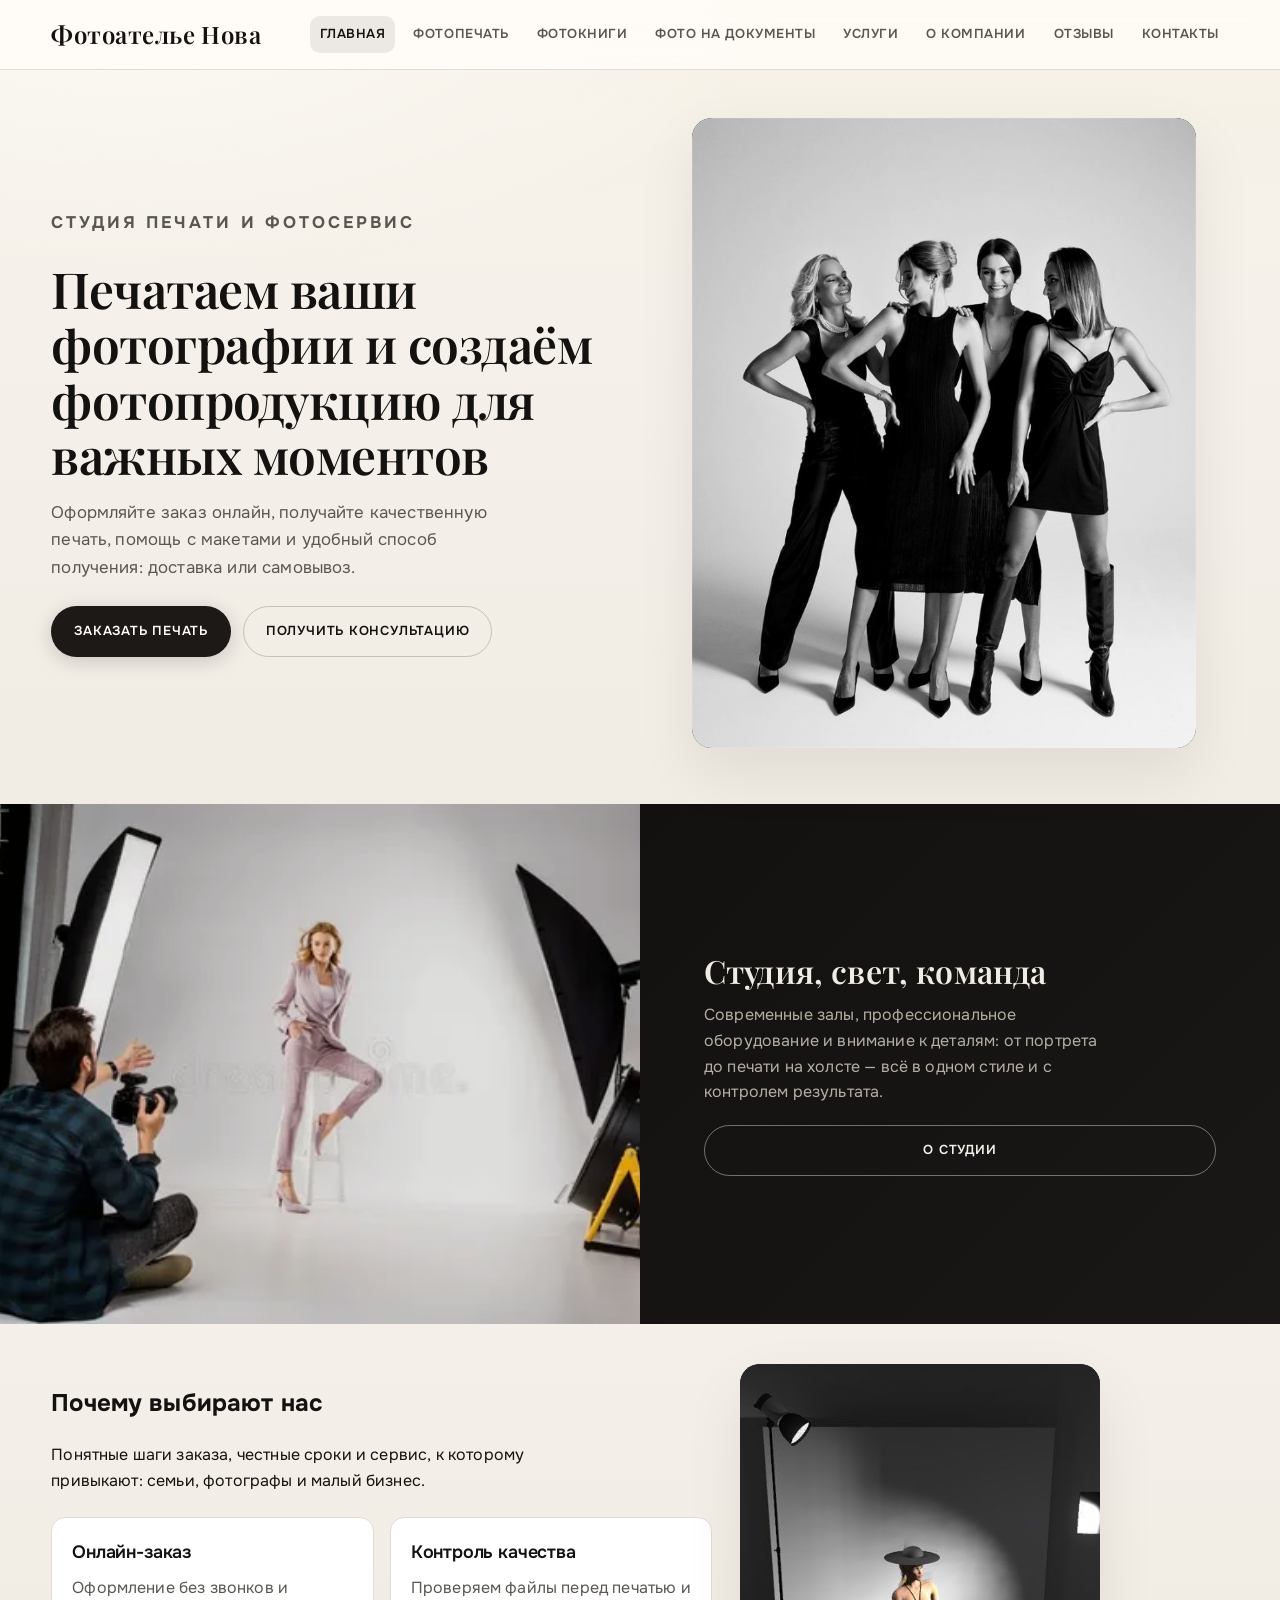
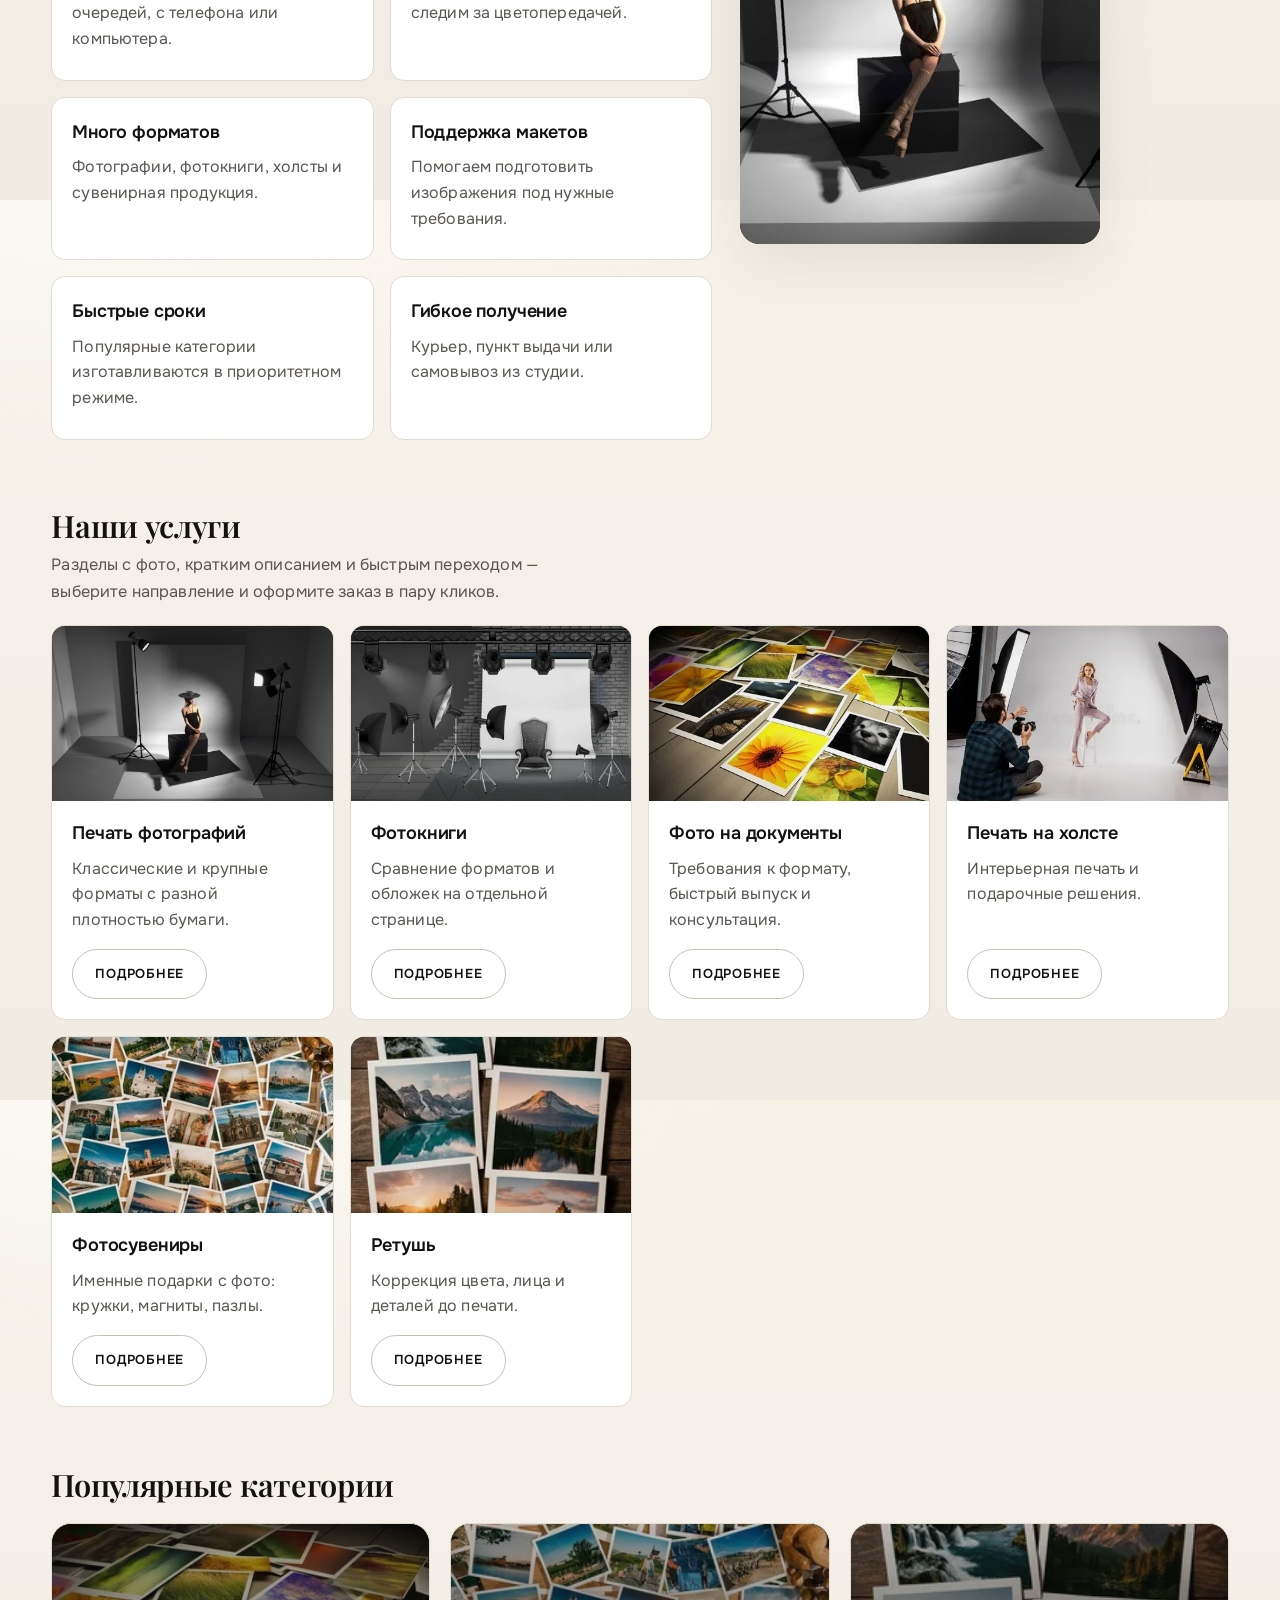
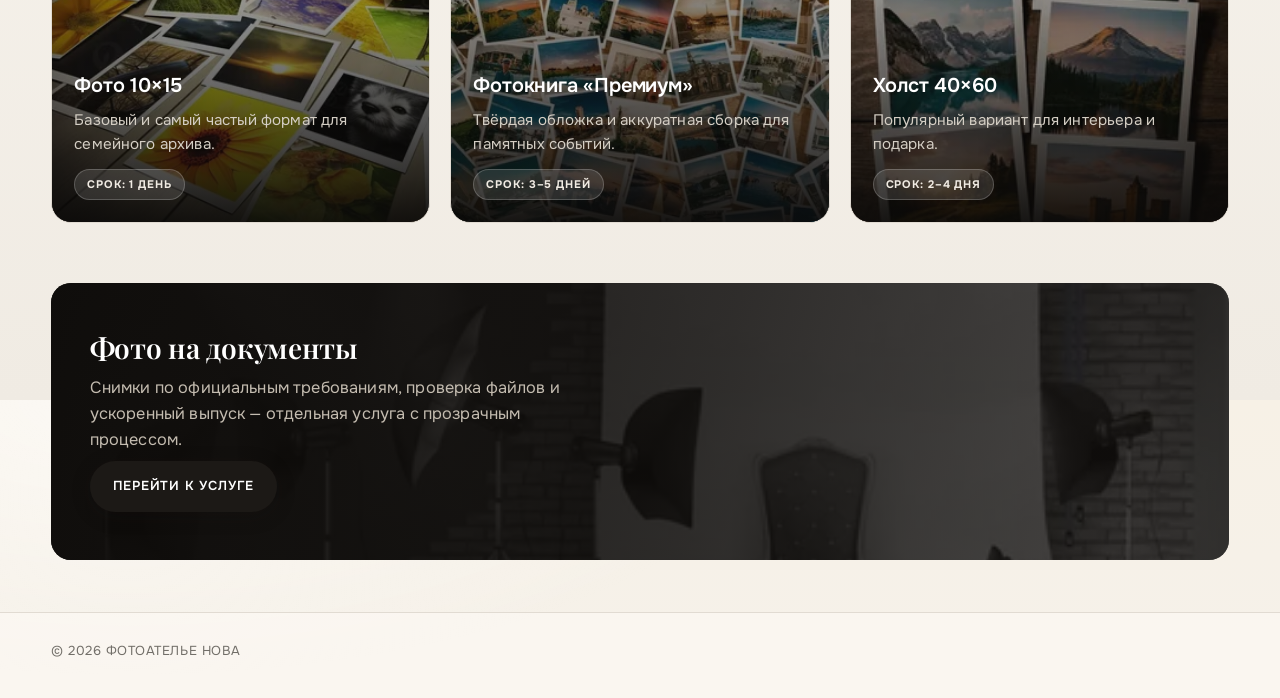
<file: index.html>
﻿<!doctype html>
<html lang="ru">
<head>
  <meta charset="UTF-8">
  <meta name="viewport" content="width=device-width, initial-scale=1.0">
  <title>Фотоателье Нова — Главная</title>
  <link rel="stylesheet" href="styles.css">
</head>
<body>
  <header class="header">
    <div class="wrap header__row">
      <a class="logo" href="index.html">Фотоателье Нова</a>
      <nav class="menu">
        <a class="active" href="index.html">Главная</a>
        <a href="photoprint.html">Фотопечать</a>
        <a href="photobooks.html">Фотокниги</a>
        <a href="photo-docs.html">Фото на документы</a>
        <a href="services.html">Услуги</a>
        <a href="about.html">О компании</a>
        <a href="reviews.html">Отзывы</a>
        <a href="contacts.html">Контакты</a>
      </nav>
    </div>
  </header>

  <main>
    <section class="wrap hero">
      <div class="hero--split">
        <div class="hero__content">
          <p class="hero__eyebrow">Студия печати и фотосервис</p>
          <h1>Печатаем ваши фотографии и&nbsp;создаём фотопродукцию для важных моментов</h1>
          <p>Оформляйте заказ онлайн, получайте качественную печать, помощь с макетами и удобный способ получения: доставка или самовывоз.</p>
          <div class="actions">
            <a class="btn btn--main" href="photoprint.html">Заказать печать</a>
            <a class="btn btn--alt" href="contacts.html">Получить консультацию</a>
          </div>
        </div>
        <figure class="hero__figure" aria-hidden="true">
          <img src="images/image1.png" alt="" width="640" height="800" fetchpriority="high" decoding="async">
        </figure>
      </div>
    </section>

    <section class="strip" aria-labelledby="strip-title">
      <div class="strip__media">
        <img src="images/image2.png" alt="" width="800" height="600" loading="lazy" decoding="async">
      </div>
      <div class="strip__text" id="strip-title">
        <h2>Студия, свет, команда</h2>
        <p>Современные залы, профессиональное оборудование и внимание к деталям: от портрета до печати на холсте — всё в одном стиле и с контролем результата.</p>
        <a class="btn btn--ghost-on-dark" href="about.html">О студии</a>
      </div>
    </section>

    <div class="wrap section--asymmetric">
      <div>
        <div class="section__head" style="margin-bottom: 24px;">
          <h2>Почему выбирают нас</h2>
          <p class="intro">Понятные шаги заказа, честные сроки и сервис, к которому привыкают: семьи, фотографы и малый бизнес.</p>
        </div>
        <div class="grid grid--3">
          <article class="tile"><h3>Онлайн-заказ</h3><p>Оформление без звонков и очередей, с телефона или компьютера.</p></article>
          <article class="tile"><h3>Контроль качества</h3><p>Проверяем файлы перед печатью и следим за цветопередачей.</p></article>
          <article class="tile"><h3>Много форматов</h3><p>Фотографии, фотокниги, холсты и сувенирная продукция.</p></article>
          <article class="tile"><h3>Поддержка макетов</h3><p>Помогаем подготовить изображения под нужные требования.</p></article>
          <article class="tile"><h3>Быстрые сроки</h3><p>Популярные категории изготавливаются в приоритетном режиме.</p></article>
          <article class="tile"><h3>Гибкое получение</h3><p>Курьер, пункт выдачи или самовывоз из студии.</p></article>
        </div>
      </div>
      <figure class="aside-figure">
        <img src="images/image3.png" alt="Съёмка в фотостудии с ровным светом и белым фоном" width="480" height="640" loading="lazy" decoding="async">
      </figure>
    </div>

    <div class="wrap section">
      <div class="section__head">
        <h2>Наши услуги</h2>
        <p class="intro">Разделы с фото, кратким описанием и быстрым переходом — выберите направление и оформите заказ в пару кликов.</p>
      </div>
      <div class="grid grid--3">
        <article class="tile card--service">
          <div class="card__media">
            <img src="images/image3.png" alt="Форматы печати фотографий" width="400" height="250" loading="lazy" decoding="async">
          </div>
          <div class="card__body">
            <h3>Печать фотографий</h3>
            <p>Классические и крупные форматы с разной плотностью бумаги.</p>
            <a class="btn btn--alt" href="photoprint.html">Подробнее</a>
          </div>
        </article>
        <article class="tile card--service">
          <div class="card__media">
            <img src="images/imag4e.png" alt="Светооборудование студии" width="400" height="250" loading="lazy" decoding="async">
          </div>
          <div class="card__body">
            <h3>Фотокниги</h3>
            <p>Сравнение форматов и обложек на отдельной странице.</p>
            <a class="btn btn--alt" href="photobooks.html">Подробнее</a>
          </div>
        </article>
        <article class="tile card--service">
          <div class="card__media">
            <img src="images/image5.png" alt="Набор напечатанных снимков" width="400" height="250" loading="lazy" decoding="async">
          </div>
          <div class="card__body">
            <h3>Фото на документы</h3>
            <p>Требования к формату, быстрый выпуск и консультация.</p>
            <a class="btn btn--alt" href="photo-docs.html">Подробнее</a>
          </div>
        </article>
        <article class="tile card--service">
          <div class="card__media">
            <img src="images/image2.png" alt="Съёмка в фотостудии" width="400" height="250" loading="lazy" decoding="async">
          </div>
          <div class="card__body">
            <h3>Печать на холсте</h3>
            <p>Интерьерная печать и подарочные решения.</p>
            <a class="btn btn--alt" href="services.html">Подробнее</a>
          </div>
        </article>
        <article class="tile card--service">
          <div class="card__media">
            <img src="images/image6.png" alt="Коллаж фотоснимков" width="400" height="250" loading="lazy" decoding="async">
          </div>
          <div class="card__body">
            <h3>Фотосувениры</h3>
            <p>Именные подарки с фото: кружки, магниты, пазлы.</p>
            <a class="btn btn--alt" href="services.html">Подробнее</a>
          </div>
        </article>
        <article class="tile card--service">
          <div class="card__media">
            <img src="images/image7.png" alt="Снимки на столе" width="400" height="250" loading="lazy" decoding="async">
          </div>
          <div class="card__body">
            <h3>Ретушь</h3>
            <p>Коррекция цвета, лица и деталей до печати.</p>
            <a class="btn btn--alt" href="services.html">Подробнее</a>
          </div>
        </article>
      </div>
    </div>

    <div class="wrap section">
      <h2 class="section__head" style="margin-bottom: 20px;">Популярные категории</h2>
      <div class="popular-row">
        <article class="tile popular">
          <div class="popular__bg" aria-hidden="true">
            <img src="images/image5.png" alt="" width="400" height="300" loading="lazy" decoding="async">
            <div class="popular__grad"></div>
          </div>
          <div class="popular__inner">
            <h3>Фото 10×15</h3>
            <p>Базовый и самый частый формат для семейного архива.</p>
            <span class="badge">Срок: 1 день</span>
          </div>
        </article>
        <article class="tile popular">
          <div class="popular__bg" aria-hidden="true">
            <img src="images/image6.png" alt="" width="400" height="300" loading="lazy" decoding="async">
            <div class="popular__grad"></div>
          </div>
          <div class="popular__inner">
            <h3>Фотокнига «Премиум»</h3>
            <p>Твёрдая обложка и аккуратная сборка для памятных событий.</p>
            <span class="badge">Срок: 3–5 дней</span>
          </div>
        </article>
        <article class="tile popular">
          <div class="popular__bg" aria-hidden="true">
            <img src="images/image7.png" alt="" width="400" height="300" loading="lazy" decoding="async">
            <div class="popular__grad"></div>
          </div>
          <div class="popular__inner">
            <h3>Холст 40×60</h3>
            <p>Популярный вариант для интерьера и подарка.</p>
            <span class="badge">Срок: 2–4 дня</span>
          </div>
        </article>
      </div>
    </div>

    <div class="wrap section">
      <section class="accent-cta" aria-labelledby="doc-cta">
        <div class="accent-cta__bg" aria-hidden="true">
          <img src="images/imag4e.png" alt="" width="1200" height="400" loading="lazy" decoding="async">
        </div>
        <div class="accent-cta__overlay"></div>
        <div class="accent-cta__content">
          <h2 id="doc-cta">Фото на документы</h2>
          <p class="intro">Снимки по официальным требованиям, проверка файлов и ускоренный выпуск — отдельная услуга с прозрачным процессом.</p>
          <a class="btn btn--main" href="photo-docs.html">Перейти к услуге</a>
        </div>
      </section>
    </div>
  </main>

  <footer class="footer"><div class="wrap">© 2026 Фотоателье Нова</div></footer>
</body>
</html>
</file>
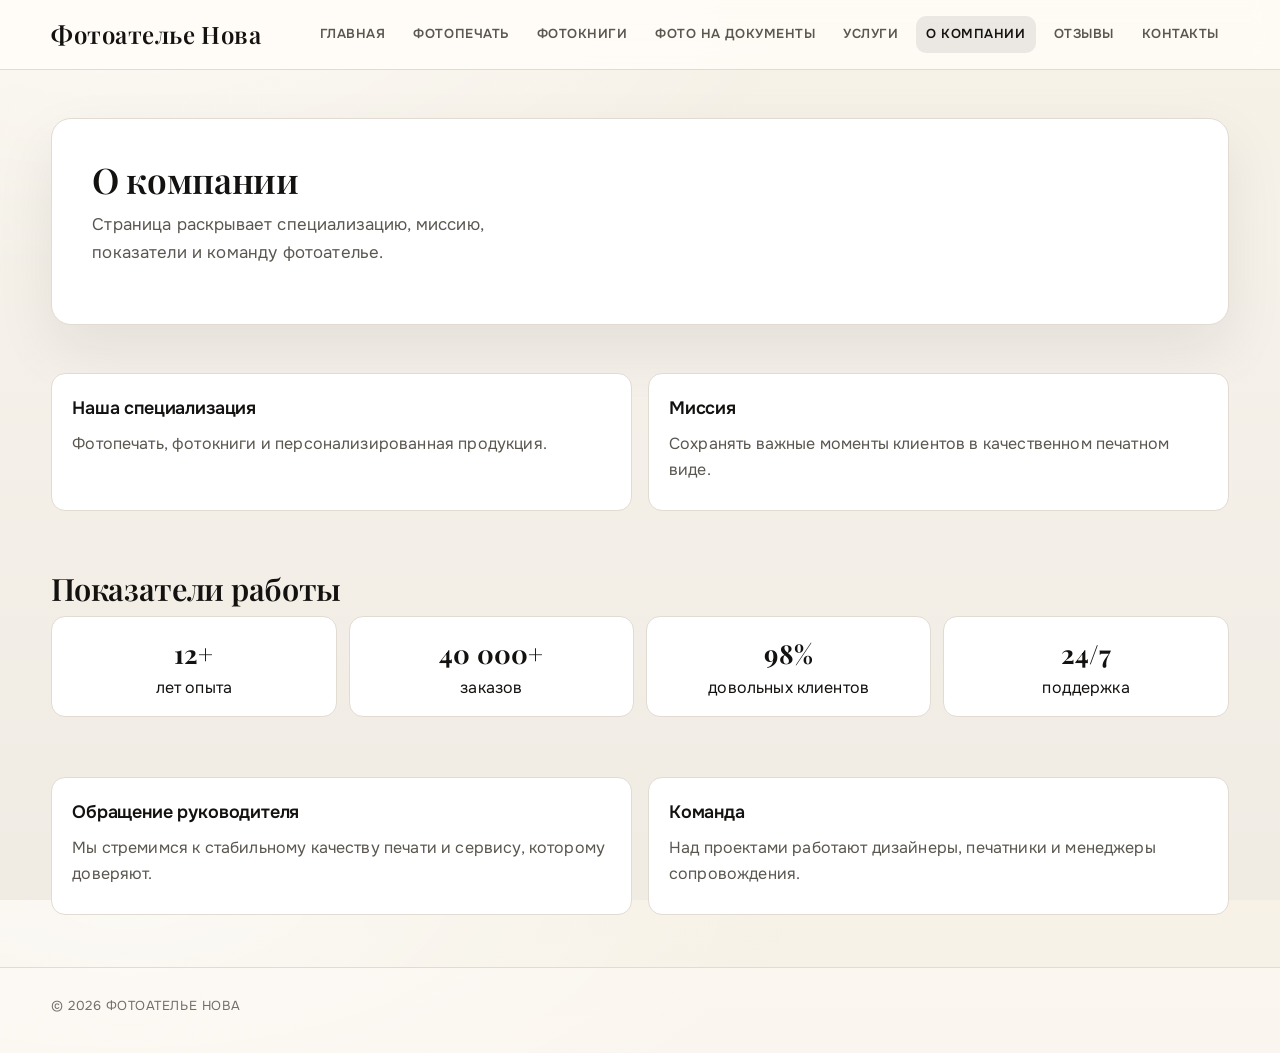
<file: about.html>
﻿<!doctype html><html lang="ru"><head><meta charset="UTF-8"><meta name="viewport" content="width=device-width, initial-scale=1.0"><title>О компании</title><link rel="stylesheet" href="styles.css"></head><body><header class="header"><div class="wrap header__row"><a class="logo" href="index.html">Фотоателье Нова</a><nav class="menu"><a href="index.html">Главная</a><a href="photoprint.html">Фотопечать</a><a href="photobooks.html">Фотокниги</a><a href="photo-docs.html">Фото на документы</a><a href="services.html">Услуги</a><a class="active" href="about.html">О компании</a><a href="reviews.html">Отзывы</a><a href="contacts.html">Контакты</a></nav></div></header><main class="wrap"><section class="hero"><div class="hero__box"><h1>О компании</h1><p>Страница раскрывает специализацию, миссию, показатели и команду фотоателье.</p></div></section><section class="section"><div class="grid grid--2"><article class="tile"><h3>Наша специализация</h3><p>Фотопечать, фотокниги и персонализированная продукция.</p></article><article class="tile"><h3>Миссия</h3><p>Сохранять важные моменты клиентов в качественном печатном виде.</p></article></div></section><section class="section"><h2>Показатели работы</h2><div class="stats"><div class="stat"><b>12+</b> лет опыта</div><div class="stat"><b>40 000+</b> заказов</div><div class="stat"><b>98%</b> довольных клиентов</div><div class="stat"><b>24/7</b> поддержка</div></div></section><section class="section"><div class="grid grid--2"><article class="tile"><h3>Обращение руководителя</h3><p>Мы стремимся к стабильному качеству печати и сервису, которому доверяют.</p></article><article class="tile"><h3>Команда</h3><p>Над проектами работают дизайнеры, печатники и менеджеры сопровождения.</p></article></div></section></main><footer class="footer"><div class="wrap">© 2026 Фотоателье Нова</div></footer></body></html>
</file>
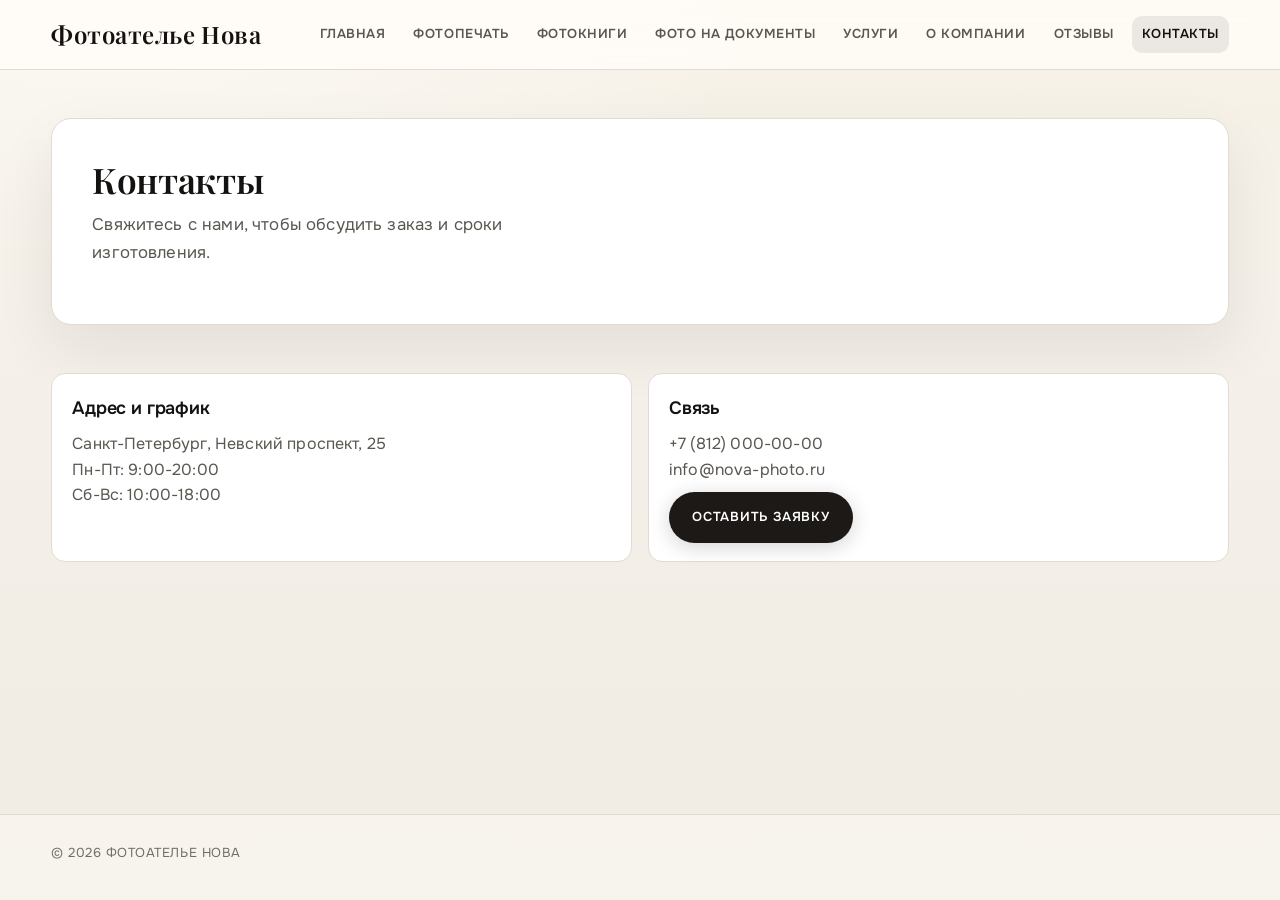
<file: contacts.html>
﻿<!doctype html><html lang="ru"><head><meta charset="UTF-8"><meta name="viewport" content="width=device-width, initial-scale=1.0"><title>Контакты</title><link rel="stylesheet" href="styles.css"></head><body><header class="header"><div class="wrap header__row"><a class="logo" href="index.html">Фотоателье Нова</a><nav class="menu"><a href="index.html">Главная</a><a href="photoprint.html">Фотопечать</a><a href="photobooks.html">Фотокниги</a><a href="photo-docs.html">Фото на документы</a><a href="services.html">Услуги</a><a href="about.html">О компании</a><a href="reviews.html">Отзывы</a><a class="active" href="contacts.html">Контакты</a></nav></div></header><main class="wrap"><section class="hero"><div class="hero__box"><h1>Контакты</h1><p>Свяжитесь с нами, чтобы обсудить заказ и сроки изготовления.</p></div></section><section class="section"><div class="grid grid--2"><article class="tile"><h3>Адрес и график</h3><p>Санкт-Петербург, Невский проспект, 25<br>Пн-Пт: 9:00-20:00<br>Сб-Вс: 10:00-18:00</p></article><article class="tile"><h3>Связь</h3><p>+7 (812) 000-00-00<br>info@nova-photo.ru</p><a class="btn btn--main" href="#">Оставить заявку</a></article></div></section></main><footer class="footer"><div class="wrap">© 2026 Фотоателье Нова</div></footer></body></html>
</file>
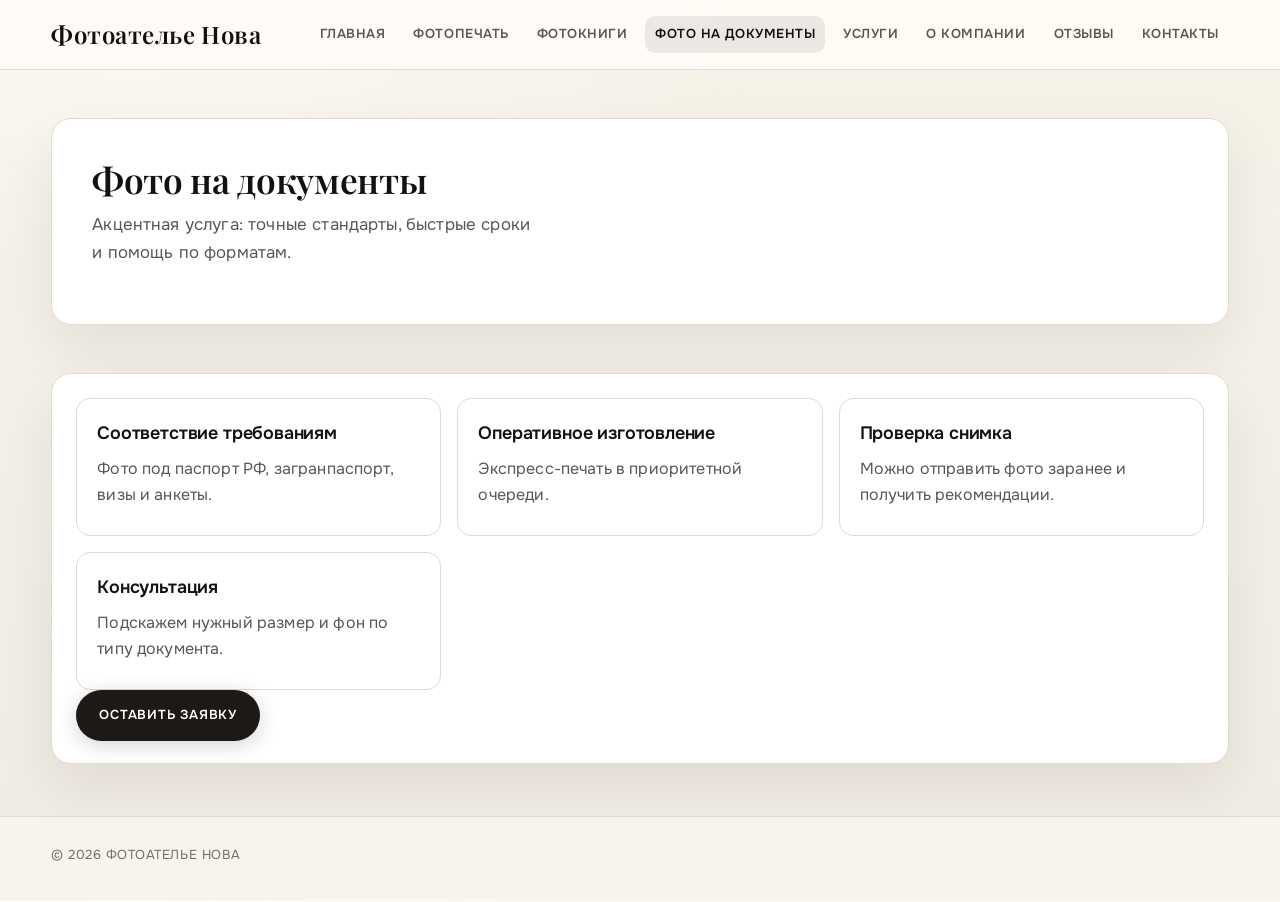
<file: photo-docs.html>
﻿<!doctype html><html lang="ru"><head><meta charset="UTF-8"><meta name="viewport" content="width=device-width, initial-scale=1.0"><title>Фото на документы</title><link rel="stylesheet" href="styles.css"></head><body><header class="header"><div class="wrap header__row"><a class="logo" href="index.html">Фотоателье Нова</a><nav class="menu"><a href="index.html">Главная</a><a href="photoprint.html">Фотопечать</a><a href="photobooks.html">Фотокниги</a><a class="active" href="photo-docs.html">Фото на документы</a><a href="services.html">Услуги</a><a href="about.html">О компании</a><a href="reviews.html">Отзывы</a><a href="contacts.html">Контакты</a></nav></div></header><main class="wrap"><section class="hero"><div class="hero__box"><h1>Фото на документы</h1><p>Акцентная услуга: точные стандарты, быстрые сроки и помощь по форматам.</p></div></section><section class="section"><article class="tile accent"><div class="grid grid--2"><article class="tile"><h3>Соответствие требованиям</h3><p>Фото под паспорт РФ, загранпаспорт, визы и анкеты.</p></article><article class="tile"><h3>Оперативное изготовление</h3><p>Экспресс-печать в приоритетной очереди.</p></article><article class="tile"><h3>Проверка снимка</h3><p>Можно отправить фото заранее и получить рекомендации.</p></article><article class="tile"><h3>Консультация</h3><p>Подскажем нужный размер и фон по типу документа.</p></article></div><div class="actions"><a class="btn btn--main" href="contacts.html">Оставить заявку</a></div></article></section></main><footer class="footer"><div class="wrap">© 2026 Фотоателье Нова</div></footer></body></html>
</file>
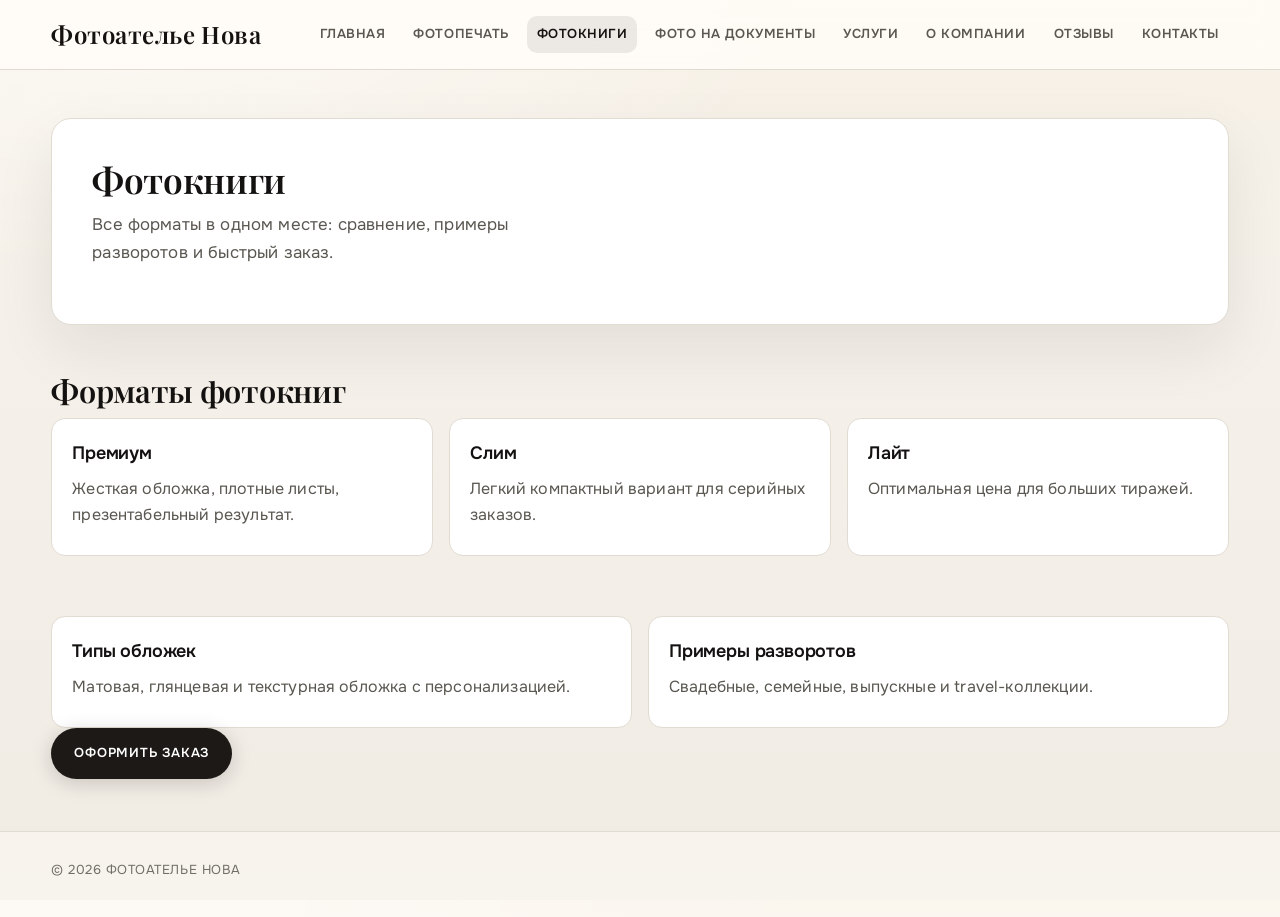
<file: photobooks.html>
﻿<!doctype html><html lang="ru"><head><meta charset="UTF-8"><meta name="viewport" content="width=device-width, initial-scale=1.0"><title>Фотокниги</title><link rel="stylesheet" href="styles.css"></head><body><header class="header"><div class="wrap header__row"><a class="logo" href="index.html">Фотоателье Нова</a><nav class="menu"><a href="index.html">Главная</a><a href="photoprint.html">Фотопечать</a><a class="active" href="photobooks.html">Фотокниги</a><a href="photo-docs.html">Фото на документы</a><a href="services.html">Услуги</a><a href="about.html">О компании</a><a href="reviews.html">Отзывы</a><a href="contacts.html">Контакты</a></nav></div></header><main class="wrap"><section class="hero"><div class="hero__box"><h1>Фотокниги</h1><p>Все форматы в одном месте: сравнение, примеры разворотов и быстрый заказ.</p></div></section><section class="section"><h2>Форматы фотокниг</h2><div class="grid grid--3"><article class="tile"><h3>Премиум</h3><p>Жесткая обложка, плотные листы, презентабельный результат.</p></article><article class="tile"><h3>Слим</h3><p>Легкий компактный вариант для серийных заказов.</p></article><article class="tile"><h3>Лайт</h3><p>Оптимальная цена для больших тиражей.</p></article></div></section><section class="section"><div class="grid grid--2"><article class="tile"><h3>Типы обложек</h3><p>Матовая, глянцевая и текстурная обложка с персонализацией.</p></article><article class="tile"><h3>Примеры разворотов</h3><p>Свадебные, семейные, выпускные и travel-коллекции.</p></article></div><div class="actions"><a class="btn btn--main" href="contacts.html">Оформить заказ</a></div></section></main><footer class="footer"><div class="wrap">© 2026 Фотоателье Нова</div></footer></body></html>
</file>
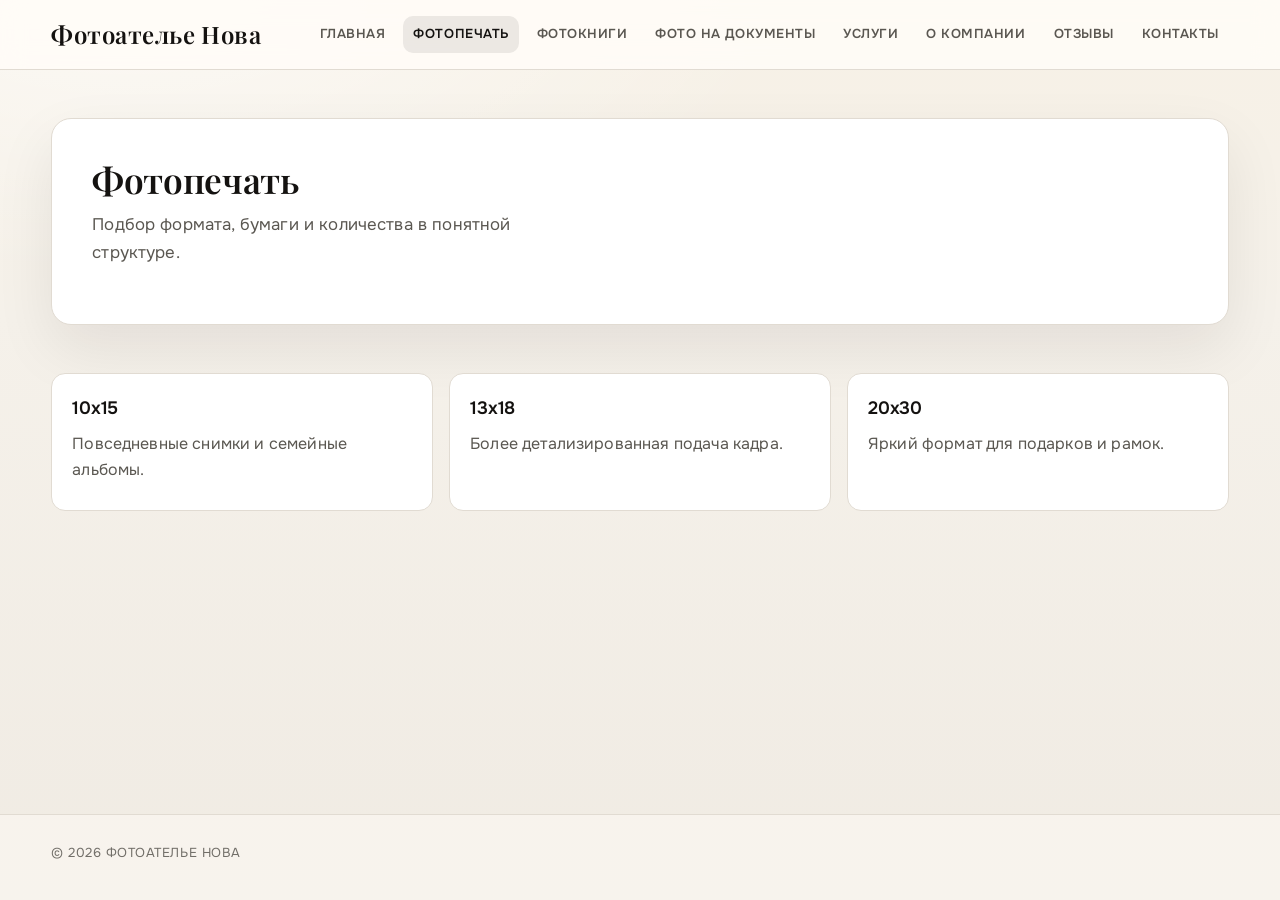
<file: photoprint.html>
﻿<!doctype html><html lang="ru"><head><meta charset="UTF-8"><meta name="viewport" content="width=device-width, initial-scale=1.0"><title>Фотопечать</title><link rel="stylesheet" href="styles.css"></head><body><header class="header"><div class="wrap header__row"><a class="logo" href="index.html">Фотоателье Нова</a><nav class="menu"><a href="index.html">Главная</a><a class="active" href="photoprint.html">Фотопечать</a><a href="photobooks.html">Фотокниги</a><a href="photo-docs.html">Фото на документы</a><a href="services.html">Услуги</a><a href="about.html">О компании</a><a href="reviews.html">Отзывы</a><a href="contacts.html">Контакты</a></nav></div></header><main class="wrap"><section class="hero"><div class="hero__box"><h1>Фотопечать</h1><p>Подбор формата, бумаги и количества в понятной структуре.</p></div></section><section class="section"><div class="grid grid--3"><article class="tile"><h3>10x15</h3><p>Повседневные снимки и семейные альбомы.</p></article><article class="tile"><h3>13x18</h3><p>Более детализированная подача кадра.</p></article><article class="tile"><h3>20x30</h3><p>Яркий формат для подарков и рамок.</p></article></div></section></main><footer class="footer"><div class="wrap">© 2026 Фотоателье Нова</div></footer></body></html>
</file>
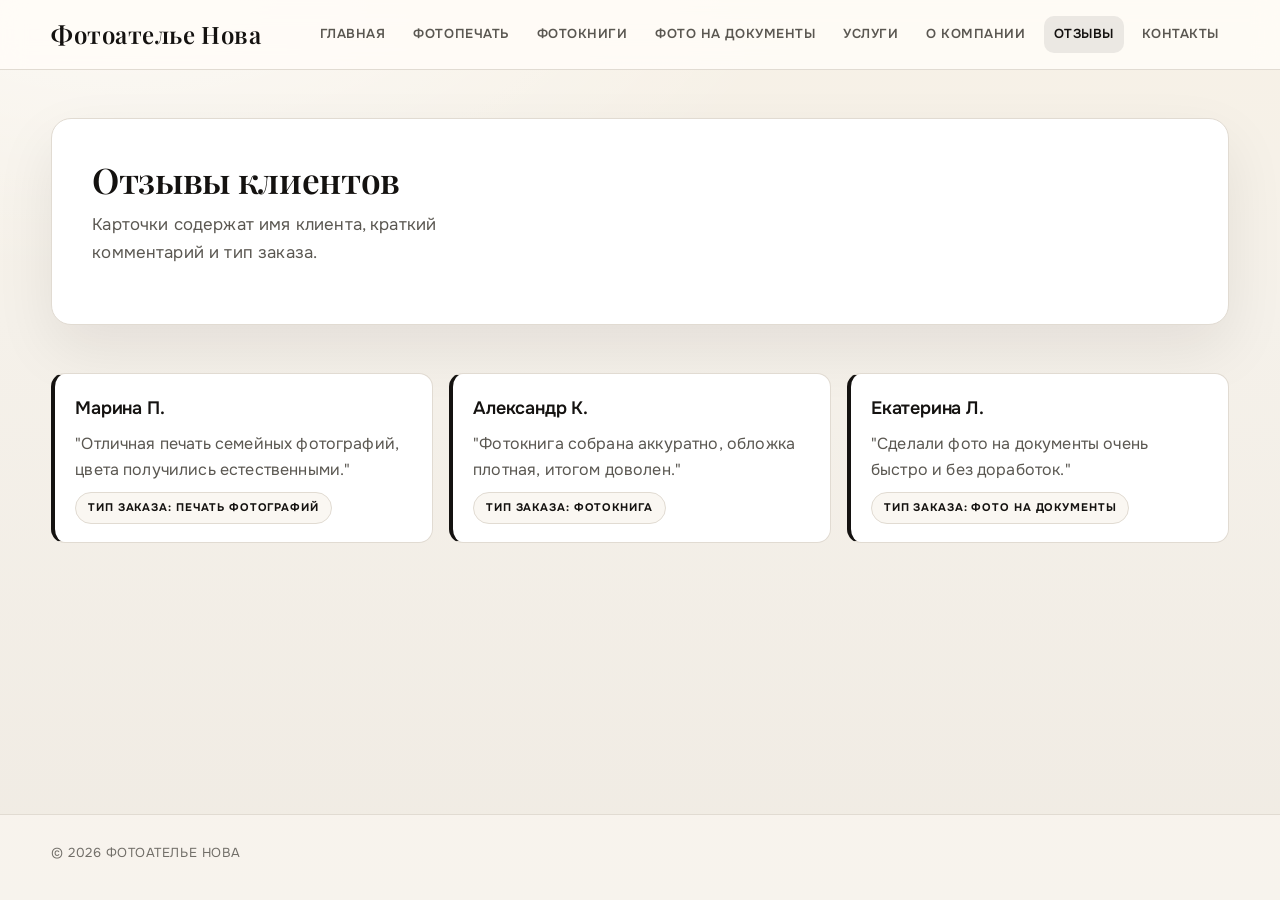
<file: reviews.html>
﻿<!doctype html><html lang="ru"><head><meta charset="UTF-8"><meta name="viewport" content="width=device-width, initial-scale=1.0"><title>Отзывы</title><link rel="stylesheet" href="styles.css"></head><body><header class="header"><div class="wrap header__row"><a class="logo" href="index.html">Фотоателье Нова</a><nav class="menu"><a href="index.html">Главная</a><a href="photoprint.html">Фотопечать</a><a href="photobooks.html">Фотокниги</a><a href="photo-docs.html">Фото на документы</a><a href="services.html">Услуги</a><a href="about.html">О компании</a><a class="active" href="reviews.html">Отзывы</a><a href="contacts.html">Контакты</a></nav></div></header><main class="wrap"><section class="hero"><div class="hero__box"><h1>Отзывы клиентов</h1><p>Карточки содержат имя клиента, краткий комментарий и тип заказа.</p></div></section><section class="section"><div class="grid grid--3"><article class="tile review"><h3>Марина П.</h3><p>"Отличная печать семейных фотографий, цвета получились естественными."</p><span class="badge">Тип заказа: печать фотографий</span></article><article class="tile review"><h3>Александр К.</h3><p>"Фотокнига собрана аккуратно, обложка плотная, итогом доволен."</p><span class="badge">Тип заказа: фотокнига</span></article><article class="tile review"><h3>Екатерина Л.</h3><p>"Сделали фото на документы очень быстро и без доработок."</p><span class="badge">Тип заказа: фото на документы</span></article></div></section></main><footer class="footer"><div class="wrap">© 2026 Фотоателье Нова</div></footer></body></html>
</file>
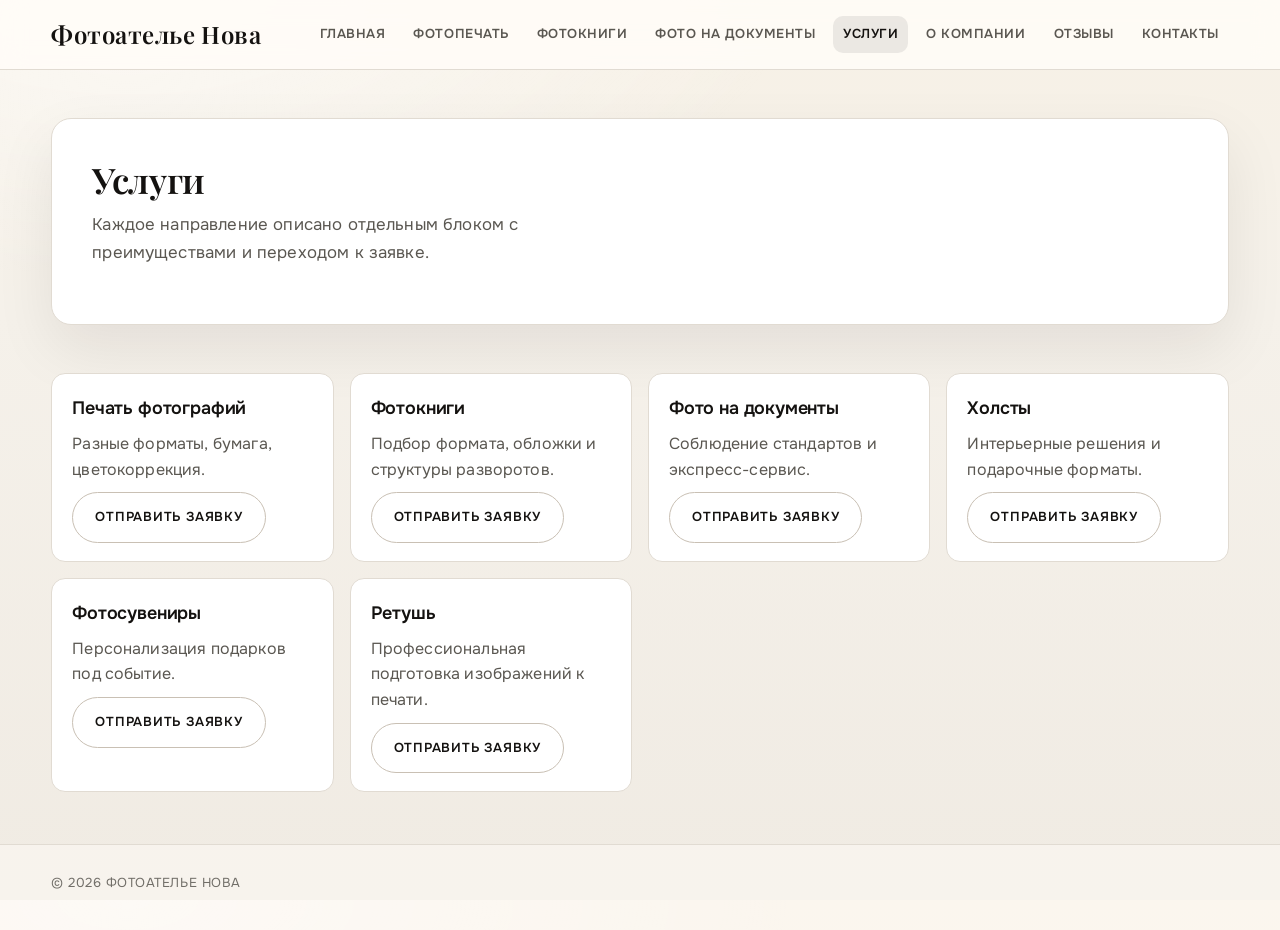
<file: services.html>
﻿<!doctype html><html lang="ru"><head><meta charset="UTF-8"><meta name="viewport" content="width=device-width, initial-scale=1.0"><title>Услуги</title><link rel="stylesheet" href="styles.css"></head><body><header class="header"><div class="wrap header__row"><a class="logo" href="index.html">Фотоателье Нова</a><nav class="menu"><a href="index.html">Главная</a><a href="photoprint.html">Фотопечать</a><a href="photobooks.html">Фотокниги</a><a href="photo-docs.html">Фото на документы</a><a class="active" href="services.html">Услуги</a><a href="about.html">О компании</a><a href="reviews.html">Отзывы</a><a href="contacts.html">Контакты</a></nav></div></header><main class="wrap"><section class="hero"><div class="hero__box"><h1>Услуги</h1><p>Каждое направление описано отдельным блоком с преимуществами и переходом к заявке.</p></div></section><section class="section"><div class="grid grid--3"><article class="tile"><h3>Печать фотографий</h3><p>Разные форматы, бумага, цветокоррекция.</p><a class="btn btn--alt" href="contacts.html">Отправить заявку</a></article><article class="tile"><h3>Фотокниги</h3><p>Подбор формата, обложки и структуры разворотов.</p><a class="btn btn--alt" href="contacts.html">Отправить заявку</a></article><article class="tile"><h3>Фото на документы</h3><p>Соблюдение стандартов и экспресс-сервис.</p><a class="btn btn--alt" href="contacts.html">Отправить заявку</a></article><article class="tile"><h3>Холсты</h3><p>Интерьерные решения и подарочные форматы.</p><a class="btn btn--alt" href="contacts.html">Отправить заявку</a></article><article class="tile"><h3>Фотосувениры</h3><p>Персонализация подарков под событие.</p><a class="btn btn--alt" href="contacts.html">Отправить заявку</a></article><article class="tile"><h3>Ретушь</h3><p>Профессиональная подготовка изображений к печати.</p><a class="btn btn--alt" href="contacts.html">Отправить заявку</a></article></div></section></main><footer class="footer"><div class="wrap">© 2026 Фотоателье Нова</div></footer></body></html>
</file>
<file: styles.css>
﻿@import url("https://fonts.googleapis.com/css2?family=Onest:wght@400;500;600;700&family=Playfair+Display:ital,wght@0,500;0,600;0,700;1,500&display=swap");

:root {
  --bg: #f5f1ea;
  --bg-deep: #0e0d0b;
  --surface: #ffffff;
  --surface-2: #faf7f2;
  --ink: #141210;
  --subtle: #5a5751;
  --brand: #1c1916;
  --brand-hover: #2a2622;
  --line: #e1dbd2;
  --line-strong: #c9c0b4;
  --accent: #7a5c3a;
  --focus: #0b57d0;
  --font-sans: "Onest", system-ui, "Segoe UI", sans-serif;
  --font-display: "Playfair Display", "Times New Roman", Georgia, serif;
  --shadow-soft: 0 24px 60px rgba(20, 18, 16, 0.08);
  --radius: 20px;
  --radius-sm: 14px;
}

* { box-sizing: border-box; }

html {
  scroll-behavior: smooth;
  height: 100%;
}

body {
  min-height: 100%;
  margin: 0;
  display: flex;
  flex-direction: column;
  font-family: var(--font-sans);
  color: var(--ink);
  background-color: var(--bg);
  background-image:
    radial-gradient(1200px 500px at 10% 0%, rgba(255, 255, 255, 0.6), transparent 55%),
    linear-gradient(180deg, #f7f1e6 0%, var(--bg) 35%, #f0ebe3 100%);
  font-size: 16px;
  line-height: 1.6;
  letter-spacing: 0.01em;
}

/* Push footer to bottom when content is shorter than the viewport */
main {
  flex: 1 0 auto;
  width: 100%;
}

img {
  max-width: 100%;
  height: auto;
  display: block;
}

.wrap {
  width: min(1200px, 92%);
  margin: 0 auto;
}

/* Header */
.header {
  flex-shrink: 0;
  border-bottom: 1px solid var(--line);
  background: rgba(255, 252, 248, 0.88);
  backdrop-filter: blur(12px);
  -webkit-backdrop-filter: blur(12px);
  position: sticky;
  top: 0;
  z-index: 50;
}

.header__row {
  display: flex;
  justify-content: space-between;
  gap: 20px;
  align-items: center;
  padding: 16px 0;
}

.logo {
  text-decoration: none;
  color: var(--ink);
  font-family: var(--font-display);
  font-weight: 600;
  font-size: clamp(1.25rem, 2.5vw, 1.5rem);
  letter-spacing: 0.02em;
  line-height: 1.2;
}

.menu {
  display: flex;
  flex-wrap: wrap;
  gap: 4px 8px;
  justify-content: flex-end;
}

.menu a {
  color: var(--subtle);
  text-decoration: none;
  font-size: 13px;
  font-weight: 600;
  padding: 8px 10px;
  border-radius: 10px;
  letter-spacing: 0.04em;
  text-transform: uppercase;
  transition: color 0.2s, background 0.2s;
}

.menu a:hover {
  color: var(--ink);
  background: rgba(20, 18, 16, 0.06);
}

.menu a.active {
  color: var(--ink);
  background: rgba(20, 18, 16, 0.08);
}

/* Hero (home split layout) */
.hero {
  padding: 48px 0 20px;
}

.hero--split {
  display: grid;
  grid-template-columns: 1.05fr 0.95fr;
  gap: clamp(24px, 4vw, 48px);
  align-items: center;
}

.hero__content {
  padding: clamp(8px, 2vw, 12px) 0;
}

.hero__eyebrow {
  display: inline-block;
  font-size: 11px;
  font-weight: 700;
  letter-spacing: 0.18em;
  text-transform: uppercase;
  color: var(--accent);
  margin: 0 0 12px;
}

.hero h1 {
  margin: 0 0 16px;
  font-family: var(--font-display);
  font-size: clamp(2rem, 4.2vw, 3.1rem);
  font-weight: 600;
  line-height: 1.12;
  letter-spacing: -0.01em;
  color: var(--ink);
}

.hero p {
  margin: 0 0 24px;
  color: var(--subtle);
  font-size: 1.05rem;
  max-width: 40ch;
  line-height: 1.65;
}

.actions {
  display: flex;
  gap: 12px;
  flex-wrap: wrap;
}

.btn {
  text-decoration: none;
  font-weight: 600;
  font-size: 13px;
  letter-spacing: 0.06em;
  text-transform: uppercase;
  border-radius: 999px;
  padding: 14px 22px;
  border: 1px solid transparent;
  transition: background 0.2s, color 0.2s, border-color 0.2s, box-shadow 0.2s;
  display: inline-flex;
  align-items: center;
  justify-content: center;
  gap: 8px;
}

.btn--main {
  background: var(--brand);
  color: #fff;
  box-shadow: 0 4px 20px rgba(20, 18, 16, 0.18);
}
.btn--main:hover {
  background: var(--brand-hover);
  color: #fff;
}

.btn--alt {
  background: transparent;
  border-color: var(--line-strong);
  color: var(--ink);
}
.btn--alt:hover {
  border-color: var(--ink);
  background: rgba(255, 255, 255, 0.5);
}

.btn--ghost-on-dark {
  background: transparent;
  border-color: rgba(255, 255, 255, 0.4);
  color: #f5f0e8;
}
.btn--ghost-on-dark:hover {
  background: rgba(255, 255, 255, 0.1);
  border-color: rgba(255, 255, 255, 0.6);
  color: #fff;
}

.hero__figure {
  position: relative;
  margin: 0;
  border-radius: var(--radius);
  overflow: hidden;
  background: #111;
  box-shadow: var(--shadow-soft);
  aspect-ratio: 4 / 5;
  max-height: min(70vh, 640px);
}

.hero__figure img {
  width: 100%;
  height: 100%;
  object-fit: cover;
  object-position: center 20%;
}

.hero__figure::after {
  content: "";
  position: absolute;
  inset: 0;
  box-shadow: inset 0 0 0 1px rgba(255, 255, 255, 0.1);
  pointer-events: none;
  border-radius: inherit;
}

/* Legacy single-column hero (other pages) */
.hero__box {
  border: 1px solid var(--line);
  border-radius: var(--radius);
  background: var(--surface);
  padding: clamp(28px, 4vw, 40px);
  box-shadow: var(--shadow-soft);
}
.hero__box h1 { margin: 0 0 10px; font-family: var(--font-display); font-size: clamp(1.6rem, 3vw, 2.2rem); line-height: 1.2; }
.hero__box p { margin: 0 0 18px; color: var(--subtle); }

/* Full-bleed strip */
.strip {
  margin: 36px calc(50% - 50vw) 0;
  width: 100vw;
  min-height: min(68vh, 520px);
  display: grid;
  grid-template-columns: 1fr 1fr;
  background: var(--bg-deep);
  color: #f0ebe3;
}

.strip__media {
  position: relative;
  min-height: 320px;
}

.strip__media img {
  width: 100%;
  height: 100%;
  object-fit: cover;
  opacity: 0.92;
}

.strip__text {
  display: flex;
  flex-direction: column;
  justify-content: center;
  padding: clamp(32px, 5vw, 64px) clamp(24px, 5vw, 80px);
  background: linear-gradient(135deg, #121110 0%, #1a1816 100%);
}

.strip__text h2 {
  margin: 0 0 12px;
  font-family: var(--font-display);
  font-size: clamp(1.5rem, 2.5vw, 2rem);
  font-weight: 600;
  line-height: 1.2;
}

.strip__text p {
  margin: 0 0 20px;
  color: #b5aea4;
  font-size: 1rem;
  max-width: 36ch;
}

/* Sections */
.section {
  padding: 28px 0 32px;
}

.section__head {
  max-width: 48ch;
  margin-bottom: 20px;
}

.section h2 {
  margin: 0 0 8px;
  font-family: var(--font-display);
  font-size: clamp(1.5rem, 2.4vw, 2rem);
  font-weight: 600;
  line-height: 1.2;
  letter-spacing: -0.01em;
}

.section .intro,
.section p.intro {
  margin: 0;
  color: var(--subtle);
  font-size: 1.02rem;
}

.section--asymmetric {
  display: grid;
  grid-template-columns: 1.15fr 0.85fr;
  gap: 28px;
  align-items: start;
  padding-top: 40px;
  padding-bottom: 40px;
}

.aside-figure {
  position: relative;
  border-radius: var(--radius);
  overflow: hidden;
  margin: 0;
  background: #111;
  box-shadow: var(--shadow-soft);
  aspect-ratio: 3 / 4;
  max-height: 480px;
}

.aside-figure img {
  width: 100%;
  height: 100%;
  object-fit: cover;
}

/* Grids & tiles */
.grid {
  display: grid;
  gap: 16px;
}
.grid--3 { grid-template-columns: repeat(auto-fit, minmax(250px, 1fr)); }
.grid--2 { grid-template-columns: repeat(auto-fit, minmax(300px, 1fr)); }

.tile {
  background: var(--surface);
  border: 1px solid var(--line);
  border-radius: var(--radius-sm);
  padding: 20px 20px 18px;
  transition: border-color 0.2s, box-shadow 0.2s;
}
.tile:hover {
  border-color: var(--line-strong);
  box-shadow: 0 12px 32px rgba(20, 18, 16, 0.05);
}
.tile h3 {
  margin: 0 0 8px;
  font-size: 1.12rem;
  font-weight: 600;
  letter-spacing: -0.01em;
}
.tile p { margin: 0 0 10px; color: var(--subtle); }

/* Service cards with images */
.card--service {
  padding: 0;
  overflow: hidden;
  display: flex;
  flex-direction: column;
  height: 100%;
}

.card__media {
  position: relative;
  aspect-ratio: 16 / 10;
  background: #1a1a1a;
  overflow: hidden;
}

.card__media img {
  width: 100%;
  height: 100%;
  object-fit: cover;
  transition: transform 0.45s ease, opacity 0.3s;
  opacity: 0.95;
}
.card--service:hover .card__media img {
  transform: scale(1.04);
  opacity: 1;
}

.card__body {
  padding: 18px 20px 20px;
  flex: 1;
  display: flex;
  flex-direction: column;
  gap: 0;
}
.card__body h3 { margin: 0 0 8px; font-size: 1.13rem; }
.card__body p { margin: 0 0 16px; flex: 1; }
.card__body .btn { align-self: flex-start; }

.badge {
  display: inline-block;
  font-size: 11px;
  font-weight: 700;
  letter-spacing: 0.08em;
  text-transform: uppercase;
  color: var(--ink);
  background: var(--surface-2);
  border: 1px solid var(--line);
  border-radius: 999px;
  padding: 6px 12px;
}

/* Popular: visual tiles */
.popular-row {
  display: grid;
  grid-template-columns: repeat(auto-fit, minmax(280px, 1fr));
  gap: 20px;
}

.popular {
  position: relative;
  border-radius: var(--radius);
  overflow: hidden;
  min-height: 300px;
  background: #111;
  border: 1px solid var(--line);
  display: flex;
  flex-direction: column;
  justify-content: flex-end;
  padding: 0;
  transition: box-shadow 0.3s, transform 0.3s;
}
.popular:hover {
  box-shadow: var(--shadow-soft);
  transform: translateY(-2px);
}
.popular__bg {
  position: absolute;
  inset: 0;
}
.popular__bg img {
  width: 100%;
  height: 100%;
  object-fit: cover;
  opacity: 0.75;
  transition: opacity 0.3s, transform 0.5s ease;
}
.popular:hover .popular__bg img {
  opacity: 0.88;
  transform: scale(1.03);
}
.popular__grad {
  position: absolute;
  inset: 0;
  background: linear-gradient(180deg, transparent 0%, rgba(10, 9, 8, 0.4) 45%, rgba(10, 9, 8, 0.92) 100%);
  pointer-events: none;
}
.popular__inner {
  position: relative;
  z-index: 1;
  padding: 20px 22px 22px;
  color: #f5f0e8;
}
.popular h3 { margin: 0 0 6px; font-size: 1.25rem; color: #fff; font-weight: 600; }
.popular p { margin: 0 0 12px; color: #d4cec4; font-size: 0.95rem; }
.popular .badge {
  background: rgba(255, 255, 255, 0.12);
  border-color: rgba(255, 255, 255, 0.2);
  color: #f0ebe3;
}

/* Accent CTA with background */
.accent-cta {
  position: relative;
  border: none;
  border-radius: var(--radius);
  overflow: hidden;
  min-height: 240px;
  display: flex;
  align-items: center;
  padding: clamp(32px, 4vw, 48px) clamp(28px, 3vw, 40px);
  text-decoration: none;
  color: inherit;
  background: #141210;
}
.accent-cta__bg {
  position: absolute;
  inset: 0;
  pointer-events: none;
}
.accent-cta__bg img {
  width: 100%;
  height: 100%;
  object-fit: cover;
  opacity: 0.4;
  filter: saturate(0.9);
}
.accent-cta__overlay {
  position: absolute;
  inset: 0;
  background: linear-gradient(105deg, rgba(14, 12, 10, 0.94) 0%, rgba(14, 12, 10, 0.65) 55%, rgba(20, 18, 16, 0.35) 100%);
}
.accent-cta__content {
  position: relative;
  z-index: 1;
  max-width: 520px;
}
.accent-cta h2 {
  margin: 0 0 10px;
  font-family: var(--font-display);
  font-size: clamp(1.4rem, 2.2vw, 1.75rem);
  color: #fff;
}
.accent-cta p.intro { color: #c4bcb0; }
.accent-cta .btn--main { margin-top: 8px; }
.accent-cta:hover .btn--main { background: #fff; color: #141210; }
.accent-cta:hover { box-shadow: 0 20px 50px rgba(0, 0, 0, 0.2); }

/* Legacy .accent (non-home pages) */
.accent {
  border: 1px solid var(--line);
  background: var(--surface);
  box-shadow: var(--shadow-soft);
  border-radius: var(--radius);
  padding: 24px 24px 22px;
}
.accent h2 { font-family: var(--font-display); }

.stats {
  display: grid;
  grid-template-columns: repeat(auto-fit, minmax(170px, 1fr));
  gap: 12px;
}
.stat {
  border: 1px solid var(--line);
  border-radius: var(--radius-sm);
  padding: 16px;
  background: var(--surface);
  text-align: center;
}
.stat b { display: block; font-size: 26px; color: var(--ink); font-family: var(--font-display); }

.review { border-left: 4px solid var(--ink); }

.footer {
  flex-shrink: 0;
  margin-top: 20px;
  border-top: 1px solid var(--line);
  padding: 28px 0 36px;
  color: var(--subtle);
  background: rgba(255, 252, 248, 0.5);
  font-size: 13px;
  letter-spacing: 0.04em;
  text-transform: uppercase;
}
.footer .wrap { opacity: 0.85; }

/* Focus visibility */
a:focus-visible,
button:focus-visible {
  outline: 2px solid var(--focus);
  outline-offset: 2px;
}

/* Responsive */
@media (max-width: 900px) {
  .hero--split { grid-template-columns: 1fr; }
  .hero__figure { max-height: 56vh; aspect-ratio: 3 / 4; }
  .strip { grid-template-columns: 1fr; }
  .strip__media { min-height: 280px; order: 1; }
  .strip__text { order: 2; }
  .section--asymmetric { grid-template-columns: 1fr; }
  .aside-figure { max-height: 400px; order: -1; }
}

@media (max-width: 740px) {
  .header__row { flex-direction: column; align-items: flex-start; }
  .menu { width: 100%; justify-content: flex-start; }
  .btn { width: 100%; }
  .actions .btn { width: 100%; }
  .card__body .btn { width: 100%; text-align: center; }
  .hero__box { padding: 24px; }
}
</file>
